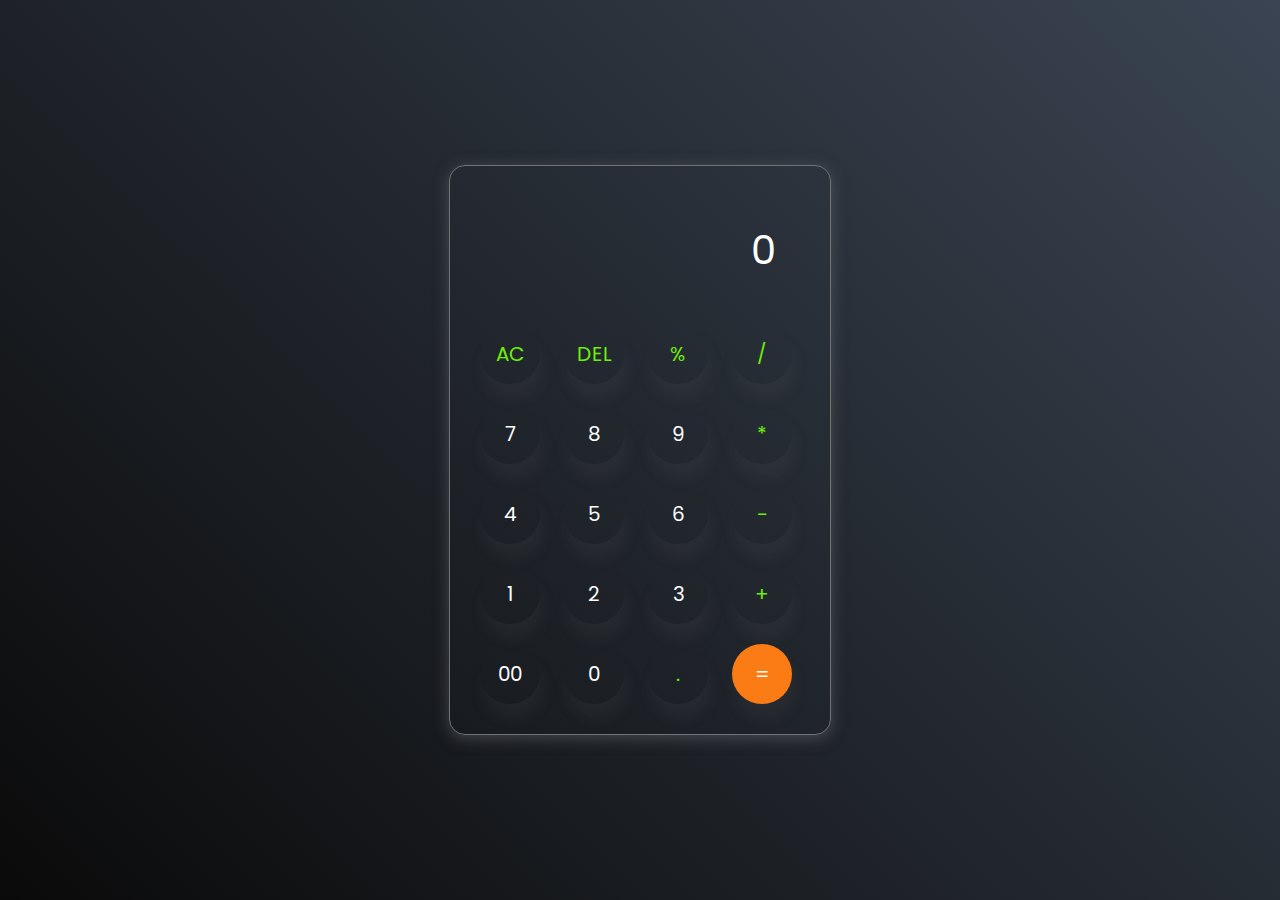
<file: calculator/index.html>
<!DOCTYPE html>
<html lang="en">
<head>
    <meta charset="UTF-8">
    <meta name="viewport" content="width=device-width, initial-scale=1.0">
    <title>calculator</title>
    <link rel="stylesheet" href="index.css">
</head>
<body>
    <!-- <input type="number" id="inputField">
    <div id="container"></div> -->
<div class="calculator">
    <input type="text" placeholder="0" id="input-box"><!--//screen--> 
    <div>
        <button class="operator">AC</button>
        <button class="operator">DEL</button>
        <button class="operator">%</button>
        <button class="operator">/</button>
    </div>
    <div>
        <button>7</button>
        <button>8</button>
        <button>9</button>
        <button class="operator">*</button>
    </div>
    <div>
        <button>4</button>
        <button>5</button>
        <button>6</button>
        <button class="operator">-</button>
    </div>
    <div>
        <button>1</button>
        <button>2</button>
        <button>3</button>
        <button class="operator">+</button>
    </div>
    <div>
        <button>00</button>
        <button>0</button>
        <button class="operator">.</button>
        <button class="equalbtn">=</button>
    </div>
    


</div>

</body>
<script src="./index.js"></script>
</html>
</file>
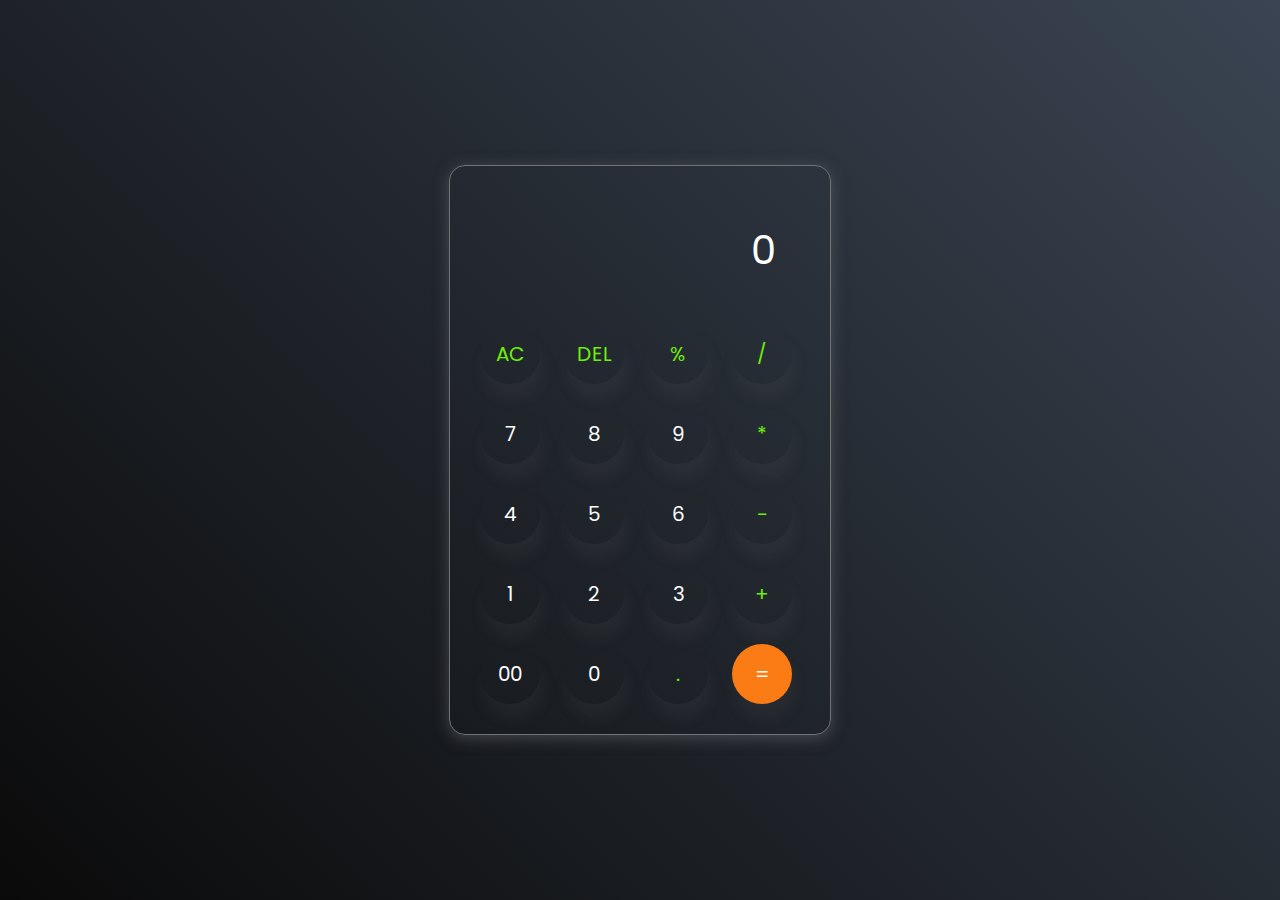
<file: test.html>
<!DOCTYPE html>
<html lang="en">
<head>
    <meta charset="UTF-8">
    <meta name="viewport" content="width=device-width, initial-scale=1.0">
    <title>calculator</title>
    <link rel="stylesheet" href="test.css">
</head>
<body>
    <!-- <input type="number" id="inputField">
    <div id="container"></div> -->
<div class="calculator">
    <input type="text" placeholder="0" id="input-box"><!--//screen--> 
    <div>
        <button class="operator">AC</button>
        <button class="operator">DEL</button>
        <button class="operator">%</button>
        <button class="operator">/</button>
    </div>
    <div>
        <button>7</button>
        <button>8</button>
        <button>9</button>
        <button class="operator">*</button>
    </div>
    <div>
        <button>4</button>
        <button>5</button>
        <button>6</button>
        <button class="operator">-</button>
    </div>
    <div>
        <button>1</button>
        <button>2</button>
        <button>3</button>
        <button class="operator">+</button>
    </div>
    <div>
        <button>00</button>
        <button>0</button>
        <button class="operator">.</button>
        <button class="equalbtn">=</button>
    </div>
    


</div>

</body>
<script src="./test.js"></script>
</html>
</file>
<file: calculator/index.css>
@import url('https://fonts.googleapis.com/css2?family=Poppins:ital,wght@0,100;0,200;0,300;0,400;0,500;0,600;0,700;0,800;0,900;1,100;1,200;1,300;1,400;1,500;1,600;1,700;1,800;1,900&display=swap');


*{
    margin: 0;
    padding: 0;
    box-sizing: border-box;
    font-family: "Poppins", serif;
}

body{
    width: 100%;
    height: 100vh;
    display: flex;
    /* vertical center */
    justify-content: center; 
  /*horizontally center  */
    align-items: center;
    background: linear-gradient(45deg,#0a0a0a,#3a4452);
    
}
.calculator{
    border: 1px solid #717377;
    padding: 20px;
    border-radius: 16px;
    background: transparent;
    box-shadow: 0px 3px 15px rgba(113,115,119,0.5);
}
input{
    width: 320px;
    border: none;
    padding: 24px;
    margin: 10px;
    background: transparent;
    box-shadow: 0px 3px 15px rgbs(84,84,84,0.1);
    font-size: 40px;
    text-align: right;
    cursor: pointer;
}
input::placeholder{
    color: #ffffff;
}
button{
    border: none;
    width: 60px;
    height: 60px;
    margin: 10px;
    border-radius: 50%;
    box-shadow: 3px 15px 15px rgba(119, 114, 113, 0.1);
    background: transparent;
    color: #ffffff;
    font-size: 20px;
    cursor: pointer;
   
}
.equalbtn{
    background-color: #fb7c14;
}
.operator{
    color: #6dee0a;
}
.white-color{
    color: #ffffff;
}
</file>
<file: test.css>
@import url('https://fonts.googleapis.com/css2?family=Poppins:ital,wght@0,100;0,200;0,300;0,400;0,500;0,600;0,700;0,800;0,900;1,100;1,200;1,300;1,400;1,500;1,600;1,700;1,800;1,900&display=swap');


*{
    margin: 0;
    padding: 0;
    box-sizing: border-box;
    font-family: "Poppins", serif;
}

body{
    width: 100%;
    height: 100vh;
    display: flex;
    /* vertical center */
    justify-content: center; 
  /*horizontally center  */
    align-items: center;
    background: linear-gradient(45deg,#0a0a0a,#3a4452);
    
}
.calculator{
    border: 1px solid #717377;
    padding: 20px;
    border-radius: 16px;
    background: transparent;
    box-shadow: 0px 3px 15px rgba(113,115,119,0.5);
}
input{
    width: 320px;
    border: none;
    padding: 24px;
    margin: 10px;
    background: transparent;
    box-shadow: 0px 3px 15px rgbs(84,84,84,0.1);
    font-size: 40px;
    text-align: right;
    cursor: pointer;
}
input::placeholder{
    color: #ffffff;
}
button{
    border: none;
    width: 60px;
    height: 60px;
    margin: 10px;
    border-radius: 50%;
    box-shadow: 3px 15px 15px rgba(119, 114, 113, 0.1);
    background: transparent;
    color: #ffffff;
    font-size: 20px;
    cursor: pointer;
   
}
.equalbtn{
    background-color: #fb7c14;
}
.operator{
    color: #6dee0a;
}
.white-color{
    color: #ffffff;
}
</file>
